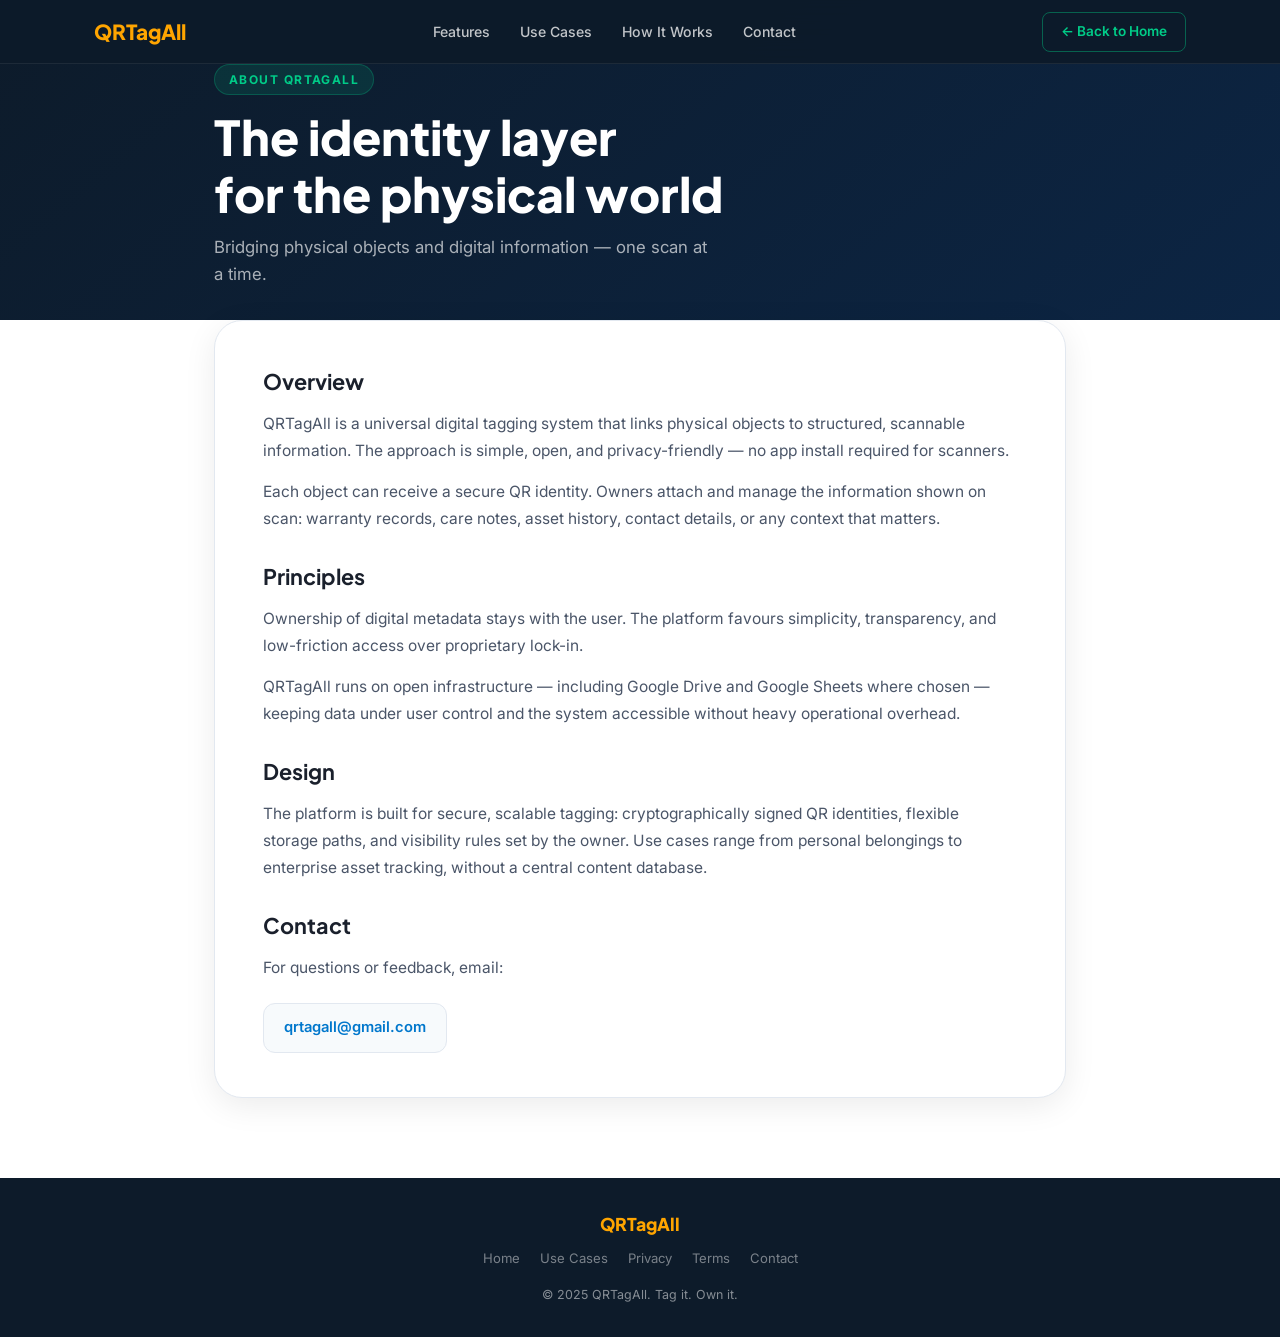
<file: about.html>
<!DOCTYPE html>
<html lang="en">
<head>
    <meta charset="UTF-8">
    <meta name="viewport" content="width=device-width, initial-scale=1.0">
    <title>About — QRTagAll</title>
    <meta name="description" content="QRTagAll — a universal digital tagging platform for individuals and enterprises. Privacy-respecting, open, and scan-ready.">
    <link rel="preconnect" href="https://fonts.googleapis.com">
    <link rel="preconnect" href="https://fonts.gstatic.com" crossorigin>
    <link href="https://fonts.googleapis.com/css2?family=Inter:wght@400;500;600&family=Plus+Jakarta+Sans:wght@700;800&display=swap" rel="stylesheet">
    <style>
        :root {
            --primary: #0077CC; --accent: #00CC88; --dark: #0D1B2A;
            --text: #1A202C; --text-2: #4A5568; --text-3: #718096;
            --border: #E2E8F0; --surface: #F7FAFC; --nav-h: 64px;
            --r-sm: 8px; --r-md: 12px; --r-lg: 20px; --r-xl: 28px;
        }
        *, *::before, *::after { box-sizing: border-box; margin: 0; padding: 0; }
        html { scroll-behavior: smooth; }
        body { font-family: 'Inter', system-ui, sans-serif; background: var(--surface); color: var(--text); line-height: 1.6; -webkit-font-smoothing: antialiased; }
        a { color: inherit; text-decoration: none; }

        /* Nav */
        nav {
            position: fixed; top: 0; left: 0; right: 0; height: var(--nav-h); z-index: 900;
            background: rgba(13,27,42,.95); backdrop-filter: blur(16px);
            border-bottom: 1px solid rgba(255,255,255,.07);
        }
        .nav-inner { display: flex; align-items: center; justify-content: space-between; height: var(--nav-h); max-width: 1140px; margin: 0 auto; padding: 0 24px; }
        .nav-logo { font-family: 'Plus Jakarta Sans', sans-serif; font-size: 1.3rem; font-weight: 800; color: #FFA500; }
        .nav-links { display: flex; gap: 2px; list-style: none; }
        .nav-links a { font-size: .88rem; font-weight: 500; color: rgba(255,255,255,.75); padding: 7px 14px; border-radius: var(--r-sm); transition: color .2s, background .2s; }
        .nav-links a:hover { color: #fff; background: rgba(255,255,255,.08); }
        .nav-back { font-size: .85rem; font-weight: 600; color: var(--accent); padding: 8px 18px; border: 1.5px solid rgba(0,204,136,.4); border-radius: var(--r-sm); transition: all .2s; }
        .nav-back:hover { background: rgba(0,204,136,.1); }
        #navToggle { display: none; flex-direction: column; gap: 5px; background: none; border: none; cursor: pointer; padding: 6px; }
        #navToggle span { display: block; width: 22px; height: 2px; background: #fff; border-radius: 2px; transition: all .3s; }
        #navToggle.open span:nth-child(1) { transform: translateY(7px) rotate(45deg); }
        #navToggle.open span:nth-child(2) { opacity: 0; }
        #navToggle.open span:nth-child(3) { transform: translateY(-7px) rotate(-45deg); }
        #mobileMenu { display: none; position: fixed; top: var(--nav-h); left: 0; right: 0; background: var(--dark); padding: 12px 24px 20px; z-index: 899; border-bottom: 1px solid rgba(255,255,255,.07); }
        #mobileMenu.open { display: block; }
        #mobileMenu a { display: block; font-size: .96rem; font-weight: 500; color: rgba(255,255,255,.8); padding: 12px 0; border-bottom: 1px solid rgba(255,255,255,.06); }
        #mobileMenu a:last-child { border-bottom: none; }

        /* Layout */
        .container { max-width: 900px; margin: 0 auto; padding: 0 24px; }
        .page-wrapper { padding: calc(var(--nav-h) + 52px) 0 80px; }

        /* Page header */
        .page-hero {
            background: linear-gradient(140deg, #0D1B2A, #0c2544);
            padding: 64px 0 56px; margin-bottom: 0;
        }
        .page-hero .section-tag {
            display: inline-flex; align-items: center; gap: 8px;
            font-size: .75rem; font-weight: 700; text-transform: uppercase; letter-spacing: .12em;
            color: var(--accent); background: rgba(0,204,136,.12); border: 1px solid rgba(0,204,136,.25);
            padding: 5px 14px; border-radius: 999px; margin-bottom: 14px;
        }
        .page-hero h1 { font-family: 'Plus Jakarta Sans', sans-serif; font-size: clamp(1.8rem, 5vw, 3rem); font-weight: 800; color: #fff; line-height: 1.18; }
        .page-hero p { font-size: 1.05rem; color: rgba(255,255,255,.65); margin-top: 12px; max-width: 500px; }

        /* Content card */
        .content-card {
            background: #fff; border-radius: var(--r-xl); border: 1px solid var(--border);
            padding: 44px 48px; margin-top: -24px; position: relative; z-index: 2;
            box-shadow: 0 8px 32px rgba(0,0,0,.08);
        }
        .content-card h2 { font-family: 'Plus Jakarta Sans', sans-serif; font-size: 1.35rem; font-weight: 700; color: var(--text); margin: 28px 0 10px; }
        .content-card h2:first-child { margin-top: 0; }
        .content-card p { font-size: .97rem; color: var(--text-2); line-height: 1.75; margin-bottom: 14px; }
        .content-card strong { color: var(--text); }
        .contact-chip { display: inline-flex; align-items: center; gap: 8px; background: var(--surface); border: 1.5px solid var(--border); border-radius: var(--r-md); padding: 12px 20px; font-size: .92rem; font-weight: 600; color: var(--primary); margin-top: 8px; }

        /* Footer */
        footer { background: var(--dark); color: rgba(255,255,255,.5); padding: 32px 0; text-align: center; }
        footer .logo { font-family: 'Plus Jakarta Sans', sans-serif; font-size: 1.1rem; font-weight: 800; color: #FFA500; margin-bottom: 10px; }
        .footer-links { display: flex; justify-content: center; gap: 20px; flex-wrap: wrap; margin-bottom: 16px; }
        .footer-links a { font-size: .82rem; color: rgba(255,255,255,.45); transition: color .2s; }
        .footer-links a:hover { color: #fff; }
        .footer-copy { font-size: .78rem; }

        @media (max-width: 640px) {
            .nav-links { display: none; } .nav-back { display: none; } #navToggle { display: flex; }
            .content-card { padding: 28px 22px; margin-top: -12px; }
            .page-hero { padding: 48px 0 40px; }
        }
    </style>
</head>
<body>

<nav>
    <div class="nav-inner">
        <a href="https://qrtagall.com" class="nav-logo">QRTagAll</a>
        <ul class="nav-links">
            <li><a href="https://qrtagall.com#features">Features</a></li>
            <li><a href="/usecases.html">Use Cases</a></li>
            <li><a href="https://qrtagall.com#howitworks">How It Works</a></li>
            <li><a href="/contact.html">Contact</a></li>
        </ul>
        <a href="https://qrtagall.com" class="nav-back">← Back to Home</a>
        <button id="navToggle" aria-label="Toggle menu"><span></span><span></span><span></span></button>
    </div>
</nav>
<div id="mobileMenu">
    <a href="https://qrtagall.com">Home</a>
    <a href="/usecases.html">Use Cases</a>
    <a href="/privacy.html">Privacy Policy</a>
    <a href="/terms.html">Terms of Service</a>
    <a href="/contact.html">Contact</a>
</div>

<section class="page-hero">
    <div class="container">
        <div class="section-tag">About QRTagAll</div>
        <h1>The identity layer<br>for the physical world</h1>
        <p>Bridging physical objects and digital information — one scan at a time.</p>
    </div>
</section>

<div class="page-wrapper" style="padding-top:0; background:#fff;">
    <div class="container">
        <div class="content-card">
            <h2>Overview</h2>
            <p>QRTagAll is a universal digital tagging system that links physical objects to structured, scannable information. The approach is simple, open, and privacy-friendly — no app install required for scanners.</p>
            <p>Each object can receive a secure QR identity. Owners attach and manage the information shown on scan: warranty records, care notes, asset history, contact details, or any context that matters.</p>

            <h2>Principles</h2>
            <p>Ownership of digital metadata stays with the user. The platform favours simplicity, transparency, and low-friction access over proprietary lock-in.</p>
            <p>QRTagAll runs on open infrastructure — including Google Drive and Google Sheets where chosen — keeping data under user control and the system accessible without heavy operational overhead.</p>

            <h2>Design</h2>
            <p>The platform is built for secure, scalable tagging: cryptographically signed QR identities, flexible storage paths, and visibility rules set by the owner. Use cases range from personal belongings to enterprise asset tracking, without a central content database.</p>

            <h2>Contact</h2>
            <p>For questions or feedback, email:</p>
            <a href="mailto:qrtagall@gmail.com" class="contact-chip">qrtagall@gmail.com</a>
        </div>
    </div>
</div>

<footer>
    <div class="container">
        <div class="logo">QRTagAll</div>
        <div class="footer-links">
            <a href="https://qrtagall.com">Home</a>
            <a href="/usecases.html">Use Cases</a>
            <a href="/privacy.html">Privacy</a>
            <a href="/terms.html">Terms</a>
            <a href="/contact.html">Contact</a>
        </div>
        <p class="footer-copy">© 2025 QRTagAll. Tag it. Own it.</p>
    </div>
</footer>

<script>
    const t = document.getElementById('navToggle');
    const m = document.getElementById('mobileMenu');
    t.addEventListener('click', () => { t.classList.toggle('open'); m.classList.toggle('open'); });
    document.querySelectorAll('#mobileMenu a').forEach(a => a.addEventListener('click', () => { t.classList.remove('open'); m.classList.remove('open'); }));
</script>
</body>
</html>
</file>
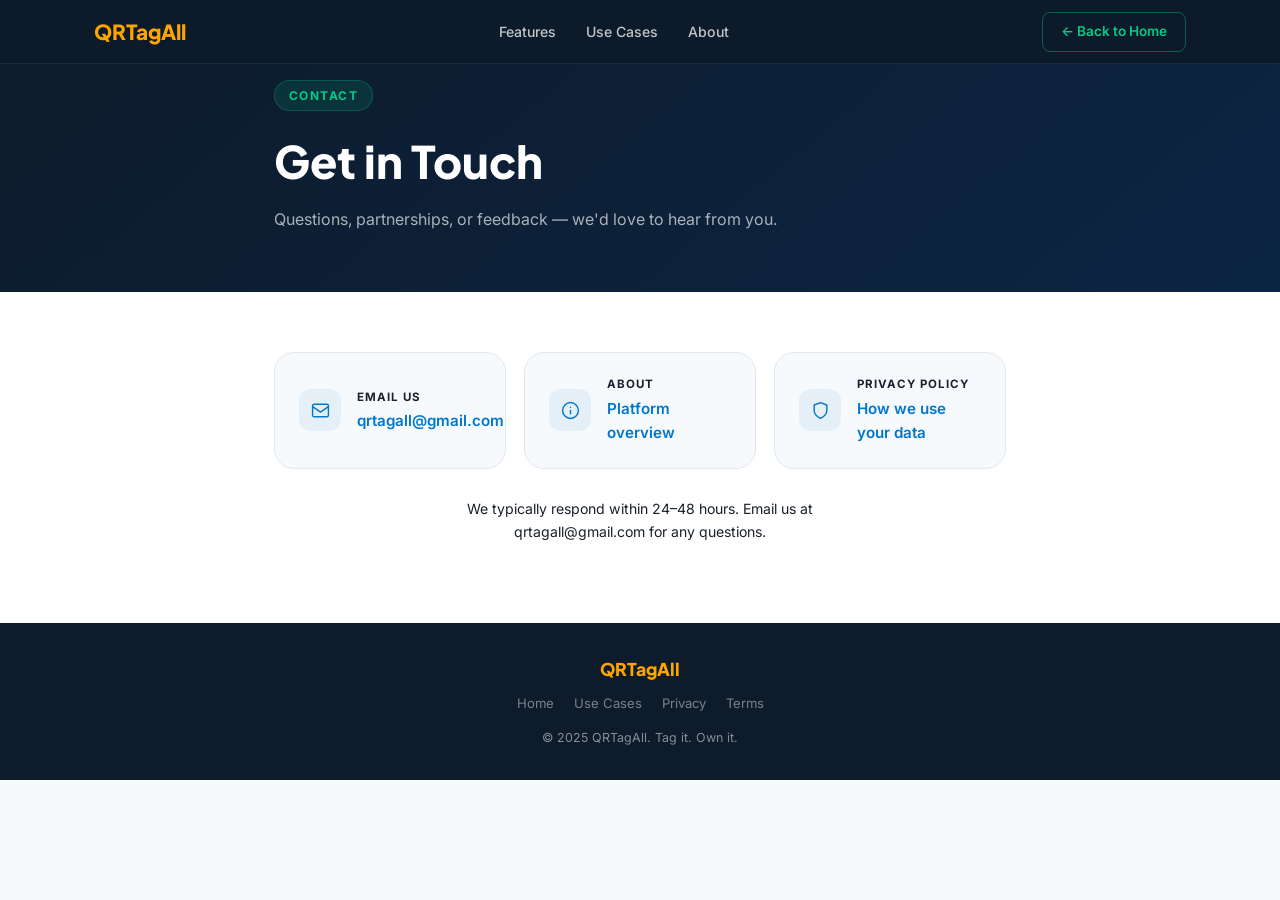
<file: contact.html>
<!DOCTYPE html>
<html lang="en">
<head>
    <meta charset="UTF-8">
    <meta name="viewport" content="width=device-width, initial-scale=1.0">
    <title>Contact Us — QRTagAll</title>
    <meta name="description" content="Get in touch with QRTagAll for questions, partnerships, or support.">
    <link rel="preconnect" href="https://fonts.googleapis.com">
    <link rel="preconnect" href="https://fonts.gstatic.com" crossorigin>
    <link href="https://fonts.googleapis.com/css2?family=Inter:wght@400;500;600&family=Plus+Jakarta+Sans:wght@700;800&display=swap" rel="stylesheet">
    <style>
        :root {
            --primary: #0077CC; --accent: #00CC88; --accent-dk: #00a870; --dark: #0D1B2A;
            --text: #1A202C; --text-2: #4A5568; --border: #E2E8F0; --surface: #F7FAFC; --nav-h: 64px;
            --r-sm: 8px; --r-md: 12px; --r-lg: 20px; --r-xl: 28px;
        }
        *, *::before, *::after { box-sizing: border-box; margin: 0; padding: 0; }
        html { scroll-behavior: smooth; }
        body { font-family: 'Inter', system-ui, sans-serif; background: var(--surface); color: var(--text); line-height: 1.6; -webkit-font-smoothing: antialiased; }
        a { color: inherit; text-decoration: none; }

        nav {
            position: fixed; top: 0; left: 0; right: 0; height: var(--nav-h); z-index: 900;
            background: rgba(13,27,42,.95); backdrop-filter: blur(16px);
            border-bottom: 1px solid rgba(255,255,255,.07);
        }
        .nav-inner { display: flex; align-items: center; justify-content: space-between; height: var(--nav-h); max-width: 1140px; margin: 0 auto; padding: 0 24px; }
        .nav-logo { font-family: 'Plus Jakarta Sans', sans-serif; font-size: 1.3rem; font-weight: 800; color: #FFA500; }
        .nav-links { display: flex; gap: 2px; list-style: none; }
        .nav-links a { font-size: .88rem; font-weight: 500; color: rgba(255,255,255,.75); padding: 7px 14px; border-radius: var(--r-sm); transition: color .2s, background .2s; }
        .nav-links a:hover { color: #fff; background: rgba(255,255,255,.08); }
        .nav-back { font-size: .85rem; font-weight: 600; color: var(--accent); padding: 8px 18px; border: 1.5px solid rgba(0,204,136,.4); border-radius: var(--r-sm); transition: all .2s; }
        .nav-back:hover { background: rgba(0,204,136,.1); }
        #navToggle { display: none; flex-direction: column; gap: 5px; background: none; border: none; cursor: pointer; padding: 6px; }
        #navToggle span { display: block; width: 22px; height: 2px; background: #fff; border-radius: 2px; transition: all .3s; }
        #navToggle.open span:nth-child(1) { transform: translateY(7px) rotate(45deg); }
        #navToggle.open span:nth-child(2) { opacity: 0; }
        #navToggle.open span:nth-child(3) { transform: translateY(-7px) rotate(-45deg); }
        #mobileMenu { display: none; position: fixed; top: var(--nav-h); left: 0; right: 0; background: var(--dark); padding: 12px 24px 20px; z-index: 899; border-bottom: 1px solid rgba(255,255,255,.07); }
        #mobileMenu.open { display: block; }
        #mobileMenu a { display: block; font-size: .96rem; font-weight: 500; color: rgba(255,255,255,.8); padding: 12px 0; border-bottom: 1px solid rgba(255,255,255,.06); }
        #mobileMenu a:last-child { border-bottom: none; }

        .container { max-width: 780px; margin: 0 auto; padding: 0 24px; }

        .page-hero {
            background: linear-gradient(140deg, #0D1B2A, #0c2544);
            padding: 80px 0 60px;
        }
        .section-tag {
            display: inline-flex; align-items: center; gap: 8px;
            font-size: .75rem; font-weight: 700; text-transform: uppercase; letter-spacing: .12em;
            color: var(--accent); background: rgba(0,204,136,.12); border: 1px solid rgba(0,204,136,.25);
            padding: 5px 14px; border-radius: 999px; margin-bottom: 14px;
        }
        .page-hero h1 { font-family: 'Plus Jakarta Sans', sans-serif; font-size: clamp(1.8rem, 5vw, 2.8rem); font-weight: 800; color: #fff; }
        .page-hero p { font-size: 1rem; color: rgba(255,255,255,.65); margin-top: 10px; }

        .content-wrap { background: #fff; padding: 60px 0 80px; }
        .contact-cards {
            display: grid;
            grid-template-columns: repeat(auto-fit, minmax(220px, 1fr));
            gap: 18px;
            max-width: 860px;
            margin: 0 auto;
        }
        .contact-chip-big {
            display: flex; align-items: center; gap: 16px;
            background: var(--surface); border: 1.5px solid var(--border);
            border-radius: var(--r-lg); padding: 22px 24px;
            text-decoration: none;
            transition: border-color .2s, box-shadow .2s, transform .2s;
        }
        .contact-chip-big:hover {
            border-color: var(--primary);
            box-shadow: 0 4px 18px rgba(0,119,204,.12);
            transform: translateY(-2px);
        }
        .cc-icon {
            width: 42px; height: 42px; flex-shrink: 0;
            background: rgba(0,119,204,.08); border-radius: var(--r-md);
            display: flex; align-items: center; justify-content: center;
            color: var(--primary);
        }
        .cc-icon svg { width: 19px; height: 19px; stroke: var(--primary); }
        .cc-label { font-size: .72rem; font-weight: 700; text-transform: uppercase; letter-spacing: .09em; color: var(--text-3); margin-bottom: 3px; }
        .cc-value { font-size: .95rem; font-weight: 600; color: var(--primary); }

        .contact-note {
            text-align: center;
            max-width: 480px;
            margin: 28px auto 0;
            font-size: .88rem;
            color: var(--text-3);
            line-height: 1.65;
        }

        footer { background: var(--dark); color: rgba(255,255,255,.5); padding: 32px 0; text-align: center; }
        footer .logo { font-family: 'Plus Jakarta Sans', sans-serif; font-size: 1.1rem; font-weight: 800; color: #FFA500; margin-bottom: 10px; }
        .footer-links { display: flex; justify-content: center; gap: 20px; flex-wrap: wrap; margin-bottom: 14px; }
        .footer-links a { font-size: .82rem; color: rgba(255,255,255,.45); transition: color .2s; }
        .footer-links a:hover { color: #fff; }
        .footer-copy { font-size: .78rem; }

        @media (max-width: 640px) {
            .nav-links { display: none; } .nav-back { display: none; } #navToggle { display: flex; }
            .contact-grid { grid-template-columns: 1fr; }
            .form-card { padding: 22px 18px; }
        }
    </style>
</head>
<body>

<nav>
    <div class="nav-inner">
        <a href="https://qrtagall.com" class="nav-logo">QRTagAll</a>
        <ul class="nav-links">
            <li><a href="https://qrtagall.com#features">Features</a></li>
            <li><a href="/usecases.html">Use Cases</a></li>
            <li><a href="/about.html">About</a></li>
        </ul>
        <a href="https://qrtagall.com" class="nav-back">← Back to Home</a>
        <button id="navToggle" aria-label="Toggle menu"><span></span><span></span><span></span></button>
    </div>
</nav>
<div id="mobileMenu">
    <a href="https://qrtagall.com">Home</a>
    <a href="/usecases.html">Use Cases</a>
    <a href="/about.html">About</a>
    <a href="/privacy.html">Privacy Policy</a>
    <a href="/terms.html">Terms</a>
</div>

<section class="page-hero">
    <div class="container">
        <div class="section-tag">Contact</div>
        <h1>Get in Touch</h1>
        <p>Questions, partnerships, or feedback — we'd love to hear from you.</p>
    </div>
</section>

<div class="content-wrap">
    <div class="container">
        <div class="contact-cards">
            <a href="mailto:qrtagall@gmail.com" class="contact-chip-big">
                <span class="cc-icon">
                    <svg viewBox="0 0 24 24" fill="none" stroke-width="1.8" stroke-linecap="round" stroke-linejoin="round"><rect x="2" y="4" width="20" height="16" rx="2"/><path d="M2 7l10 7 10-7"/></svg>
                </span>
                <div>
                    <div class="cc-label">Email us</div>
                    <div class="cc-value">qrtagall@gmail.com</div>
                </div>
            </a>
            <a href="/about.html" class="contact-chip-big">
                <span class="cc-icon">
                    <svg viewBox="0 0 24 24" fill="none" stroke-width="1.8" stroke-linecap="round" stroke-linejoin="round"><circle cx="12" cy="12" r="10"/><line x1="12" y1="16" x2="12" y2="12"/><line x1="12" y1="8" x2="12.01" y2="8"/></svg>
                </span>
                <div>
                    <div class="cc-label">About</div>
                    <div class="cc-value">Platform overview</div>
                </div>
            </a>
            <a href="/privacy.html" class="contact-chip-big">
                <span class="cc-icon">
                    <svg viewBox="0 0 24 24" fill="none" stroke-width="1.8" stroke-linecap="round" stroke-linejoin="round"><path d="M12 22s8-4 8-10V5l-8-3-8 3v7c0 6 8 10 8 10z"/></svg>
                </span>
                <div>
                    <div class="cc-label">Privacy Policy</div>
                    <div class="cc-value">How we use your data</div>
                </div>
            </a>
        </div>
        <p class="contact-note">We typically respond within 24–48 hours. Email us at qrtagall@gmail.com for any questions.</p>
    </div>
</div>

<footer>
    <div class="container">
        <div class="logo">QRTagAll</div>
        <div class="footer-links">
            <a href="https://qrtagall.com">Home</a>
            <a href="/usecases.html">Use Cases</a>
            <a href="/privacy.html">Privacy</a>
            <a href="/terms.html">Terms</a>
        </div>
        <p class="footer-copy">© 2025 QRTagAll. Tag it. Own it.</p>
    </div>
</footer>

<script>
    const t = document.getElementById('navToggle');
    const m = document.getElementById('mobileMenu');
    t.addEventListener('click', () => { t.classList.toggle('open'); m.classList.toggle('open'); });
    document.querySelectorAll('#mobileMenu a').forEach(a => a.addEventListener('click', () => { t.classList.remove('open'); m.classList.remove('open'); }));

</script>
</body>
</html>
</file>
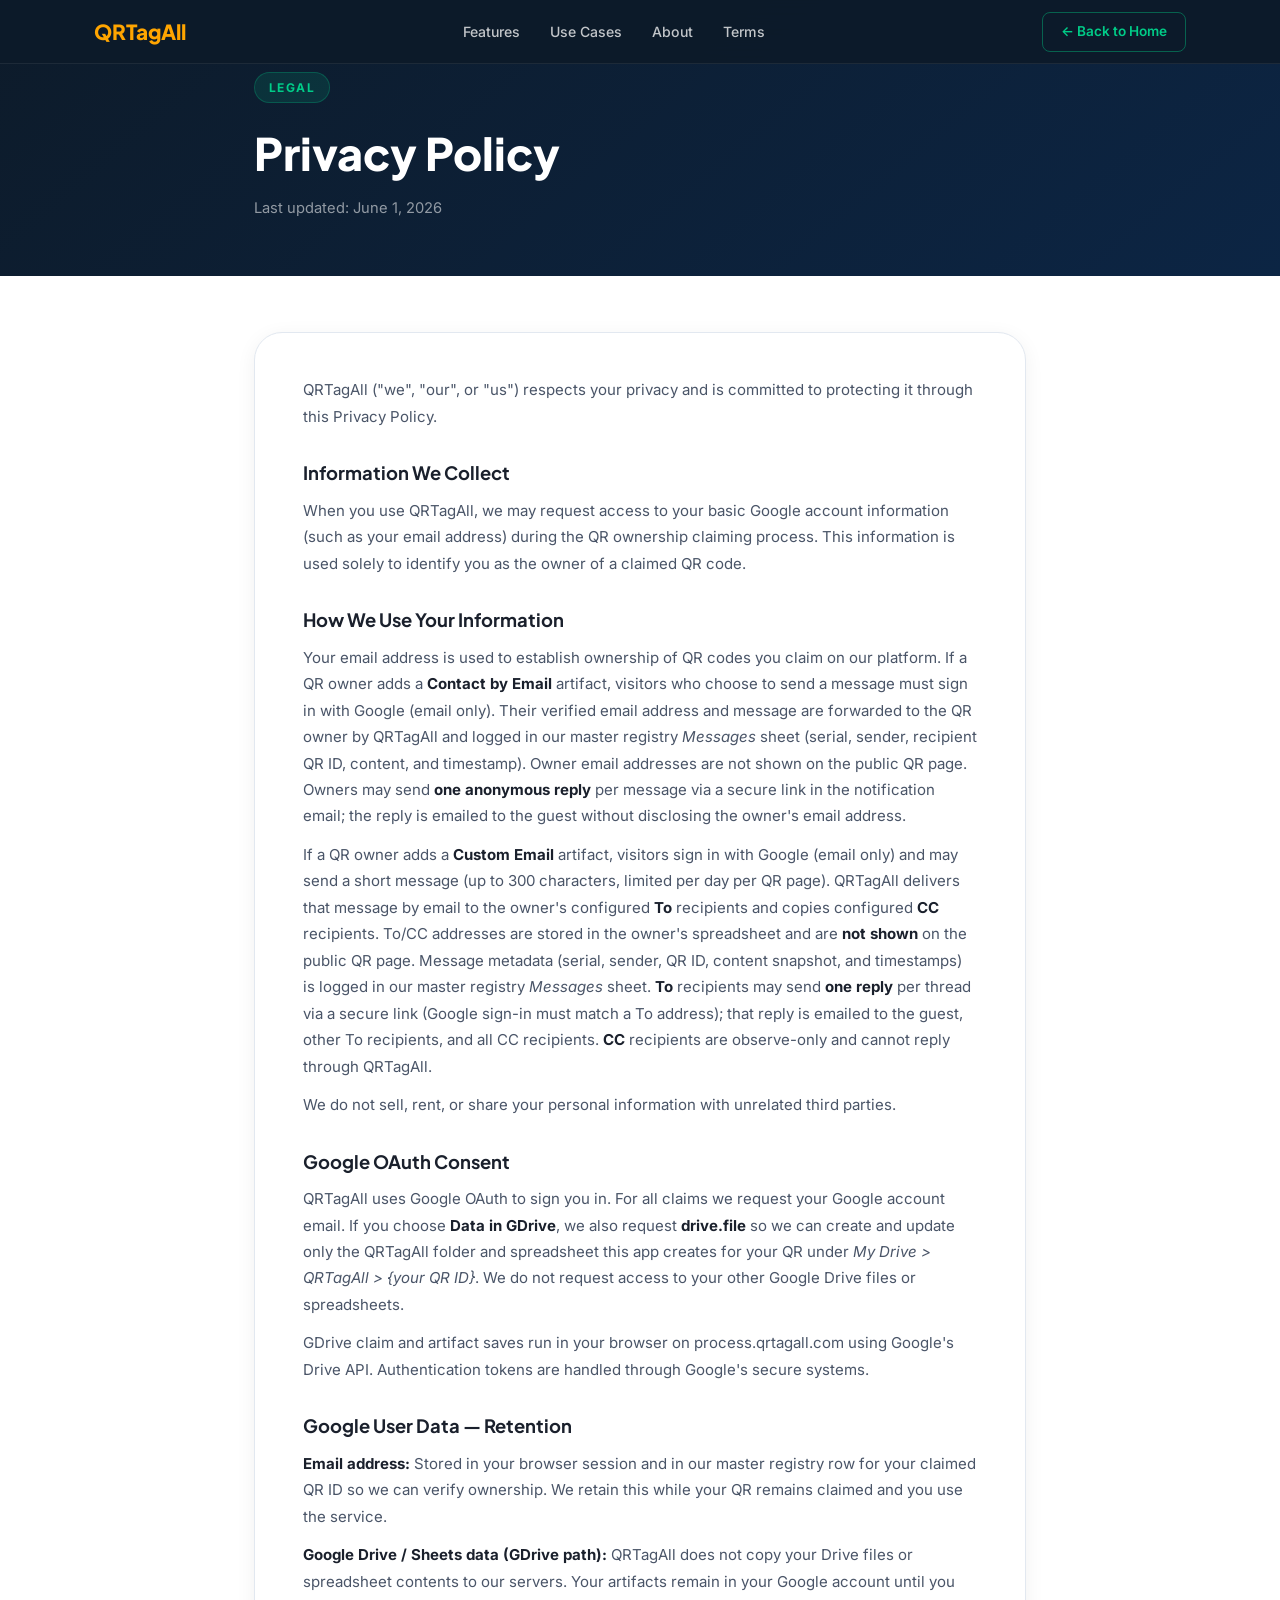
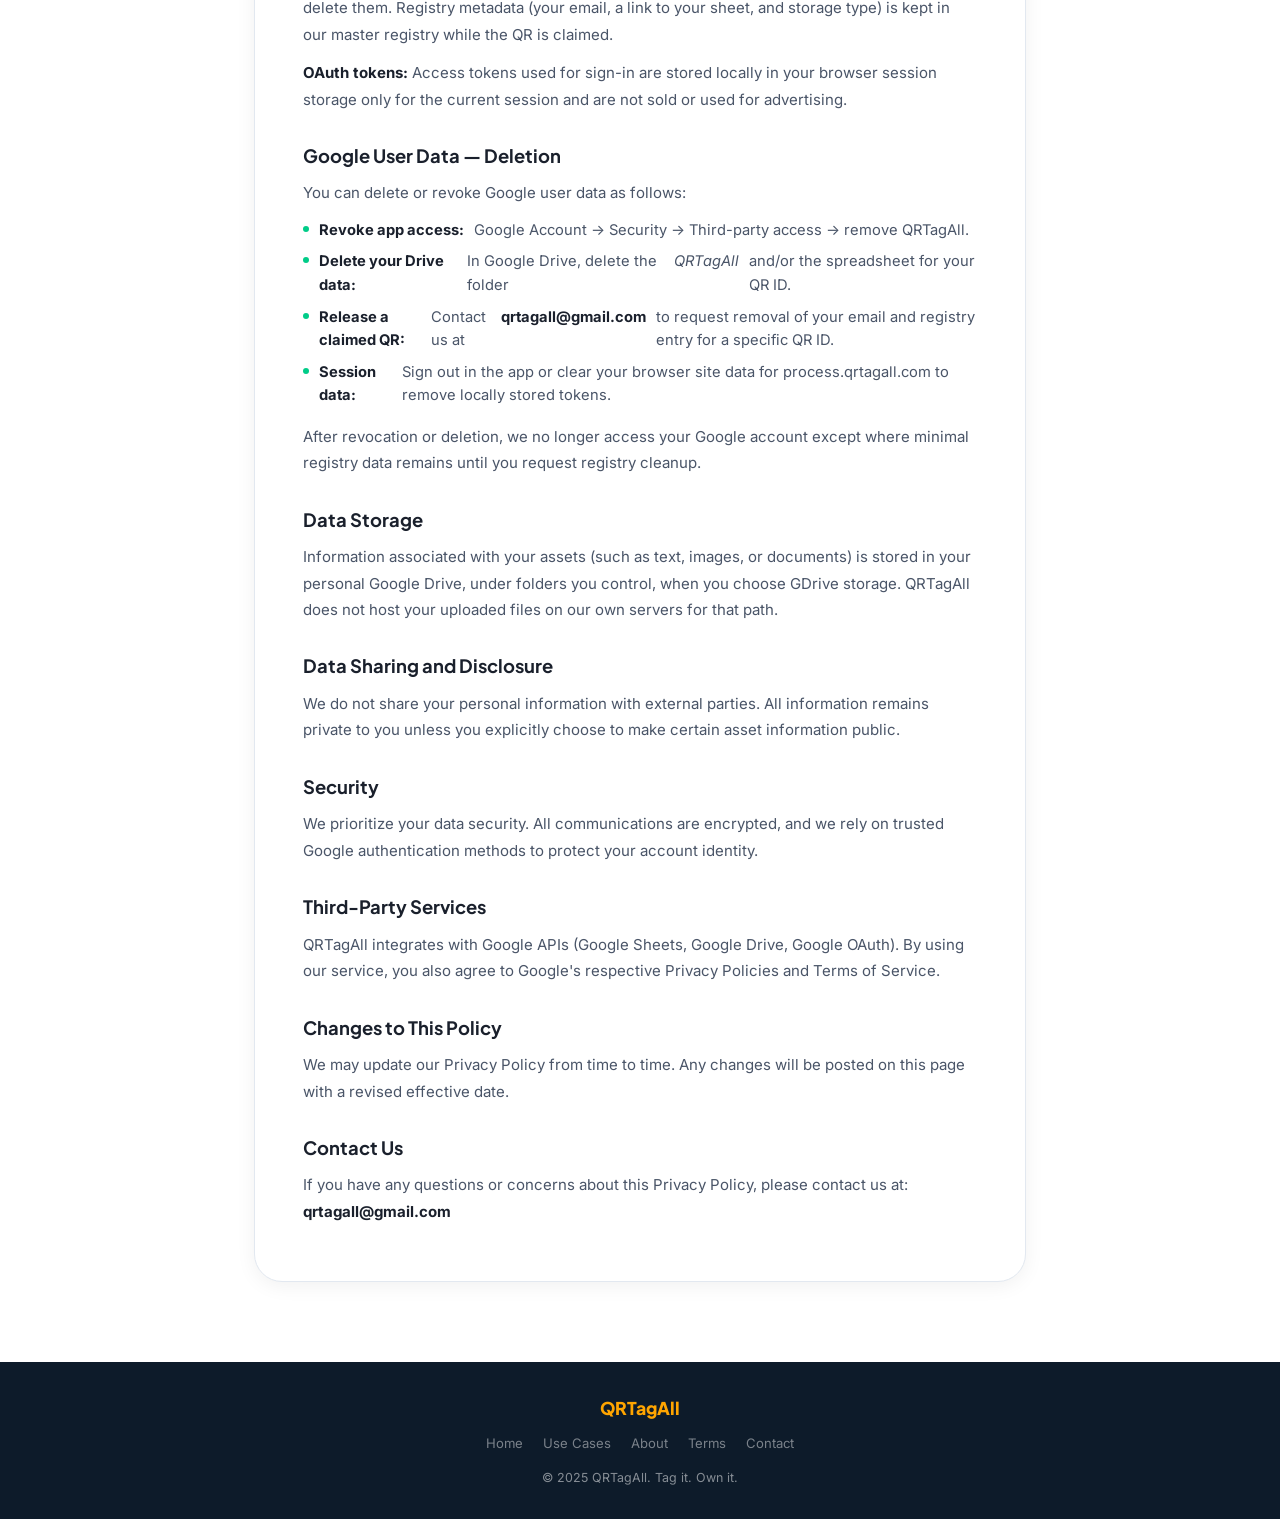
<file: privacy.html>
<!DOCTYPE html>
<html lang="en">
<head>
    <meta charset="UTF-8">
    <meta name="viewport" content="width=device-width, initial-scale=1.0">
    <title>Privacy Policy — QRTagAll</title>
    <meta name="description" content="QRTagAll Privacy Policy — how we handle your data and protect your privacy.">
    <link rel="preconnect" href="https://fonts.googleapis.com">
    <link rel="preconnect" href="https://fonts.gstatic.com" crossorigin>
    <link href="https://fonts.googleapis.com/css2?family=Inter:wght@400;500;600&family=Plus+Jakarta+Sans:wght@700;800&display=swap" rel="stylesheet">
    <style>
        :root {
            --primary: #0077CC; --accent: #00CC88; --dark: #0D1B2A;
            --text: #1A202C; --text-2: #4A5568; --border: #E2E8F0; --surface: #F7FAFC; --nav-h: 64px;
            --r-sm: 8px; --r-md: 12px; --r-lg: 20px; --r-xl: 28px;
        }
        *, *::before, *::after { box-sizing: border-box; margin: 0; padding: 0; }
        html { scroll-behavior: smooth; }
        body { font-family: 'Inter', system-ui, sans-serif; background: var(--surface); color: var(--text); line-height: 1.6; -webkit-font-smoothing: antialiased; }
        a { color: inherit; text-decoration: none; }

        nav {
            position: fixed; top: 0; left: 0; right: 0; height: var(--nav-h); z-index: 900;
            background: rgba(13,27,42,.95); backdrop-filter: blur(16px);
            border-bottom: 1px solid rgba(255,255,255,.07);
        }
        .nav-inner { display: flex; align-items: center; justify-content: space-between; height: var(--nav-h); max-width: 1140px; margin: 0 auto; padding: 0 24px; }
        .nav-logo { font-family: 'Plus Jakarta Sans', sans-serif; font-size: 1.3rem; font-weight: 800; color: #FFA500; }
        .nav-links { display: flex; gap: 2px; list-style: none; }
        .nav-links a { font-size: .88rem; font-weight: 500; color: rgba(255,255,255,.75); padding: 7px 14px; border-radius: var(--r-sm); transition: color .2s, background .2s; }
        .nav-links a:hover { color: #fff; background: rgba(255,255,255,.08); }
        .nav-back { font-size: .85rem; font-weight: 600; color: var(--accent); padding: 8px 18px; border: 1.5px solid rgba(0,204,136,.4); border-radius: var(--r-sm); transition: all .2s; }
        .nav-back:hover { background: rgba(0,204,136,.1); }
        #navToggle { display: none; flex-direction: column; gap: 5px; background: none; border: none; cursor: pointer; padding: 6px; }
        #navToggle span { display: block; width: 22px; height: 2px; background: #fff; border-radius: 2px; transition: all .3s; }
        #navToggle.open span:nth-child(1) { transform: translateY(7px) rotate(45deg); }
        #navToggle.open span:nth-child(2) { opacity: 0; }
        #navToggle.open span:nth-child(3) { transform: translateY(-7px) rotate(-45deg); }
        #mobileMenu { display: none; position: fixed; top: var(--nav-h); left: 0; right: 0; background: var(--dark); padding: 12px 24px 20px; z-index: 899; border-bottom: 1px solid rgba(255,255,255,.07); }
        #mobileMenu.open { display: block; }
        #mobileMenu a { display: block; font-size: .96rem; font-weight: 500; color: rgba(255,255,255,.8); padding: 12px 0; border-bottom: 1px solid rgba(255,255,255,.06); }
        #mobileMenu a:last-child { border-bottom: none; }

        .container { max-width: 820px; margin: 0 auto; padding: 0 24px; }

        .page-hero { background: linear-gradient(140deg, #0D1B2A, #0c2544); padding: 72px 0 56px; }
        .section-tag {
            display: inline-flex; font-size: .75rem; font-weight: 700; text-transform: uppercase; letter-spacing: .12em;
            color: var(--accent); background: rgba(0,204,136,.12); border: 1px solid rgba(0,204,136,.25);
            padding: 5px 14px; border-radius: 999px; margin-bottom: 14px;
        }
        .page-hero h1 { font-family: 'Plus Jakarta Sans', sans-serif; font-size: clamp(1.8rem, 5vw, 2.8rem); font-weight: 800; color: #fff; }
        .page-hero p { font-size: .92rem; color: rgba(255,255,255,.55); margin-top: 8px; }

        .content-wrap { background: #fff; padding: 56px 0 80px; }
        .content-card { background: #fff; border: 1px solid var(--border); border-radius: var(--r-xl); padding: 44px 48px; box-shadow: 0 4px 20px rgba(0,0,0,.06); }

        .content-card h2 { font-family: 'Plus Jakarta Sans', sans-serif; font-size: 1.15rem; font-weight: 700; color: var(--text); margin: 28px 0 10px; }
        .content-card h2:first-child { margin-top: 0; }
        .content-card p { font-size: .94rem; color: var(--text-2); line-height: 1.76; margin-bottom: 12px; }
        .content-card strong { color: var(--text); }
        .content-card em { color: var(--text-2); font-style: italic; }
        .content-card ul { list-style: none; margin: 0 0 16px 0; padding: 0; display: flex; flex-direction: column; gap: 8px; }
        .content-card ul li { display: flex; align-items: flex-start; gap: 10px; font-size: .92rem; color: var(--text-2); line-height: 1.6; }
        .content-card ul li::before { content: ''; width: 6px; height: 6px; background: var(--accent); border-radius: 50%; flex-shrink: 0; margin-top: 7px; }

        footer { background: var(--dark); color: rgba(255,255,255,.5); padding: 32px 0; text-align: center; }
        footer .logo { font-family: 'Plus Jakarta Sans', sans-serif; font-size: 1.1rem; font-weight: 800; color: #FFA500; margin-bottom: 10px; }
        .footer-links { display: flex; justify-content: center; gap: 20px; flex-wrap: wrap; margin-bottom: 14px; }
        .footer-links a { font-size: .82rem; color: rgba(255,255,255,.45); transition: color .2s; }
        .footer-links a:hover { color: #fff; }
        .footer-copy { font-size: .78rem; }

        @media (max-width: 640px) {
            .nav-links { display: none; } .nav-back { display: none; } #navToggle { display: flex; }
            .content-card { padding: 28px 20px; }
        }
    </style>
</head>
<body>

<nav>
    <div class="nav-inner">
        <a href="https://qrtagall.com" class="nav-logo">QRTagAll</a>
        <ul class="nav-links">
            <li><a href="https://qrtagall.com#features">Features</a></li>
            <li><a href="/usecases.html">Use Cases</a></li>
            <li><a href="/about.html">About</a></li>
            <li><a href="/terms.html">Terms</a></li>
        </ul>
        <a href="https://qrtagall.com" class="nav-back">← Back to Home</a>
        <button id="navToggle" aria-label="Toggle menu"><span></span><span></span><span></span></button>
    </div>
</nav>
<div id="mobileMenu">
    <a href="https://qrtagall.com">Home</a>
    <a href="/usecases.html">Use Cases</a>
    <a href="/about.html">About</a>
    <a href="/terms.html">Terms of Service</a>
    <a href="/contact.html">Contact</a>
</div>

<section class="page-hero">
    <div class="container">
        <div class="section-tag">Legal</div>
        <h1>Privacy Policy</h1>
        <p>Last updated: June 1, 2026</p>
    </div>
</section>

<div class="content-wrap">
    <div class="container">
        <div class="content-card">
            <p>QRTagAll ("we", "our", or "us") respects your privacy and is committed to protecting it through this Privacy Policy.</p>

            <h2>Information We Collect</h2>
            <p>When you use QRTagAll, we may request access to your basic Google account information (such as your email address) during the QR ownership claiming process. This information is used solely to identify you as the owner of a claimed QR code.</p>

            <h2>How We Use Your Information</h2>
            <p>Your email address is used to establish ownership of QR codes you claim on our platform. If a QR owner adds a <strong>Contact by Email</strong> artifact, visitors who choose to send a message must sign in with Google (email only). Their verified email address and message are forwarded to the QR owner by QRTagAll and logged in our master registry <em>Messages</em> sheet (serial, sender, recipient QR ID, content, and timestamp). Owner email addresses are not shown on the public QR page. Owners may send <strong>one anonymous reply</strong> per message via a secure link in the notification email; the reply is emailed to the guest without disclosing the owner's email address.</p>
            <p>If a QR owner adds a <strong>Custom Email</strong> artifact, visitors sign in with Google (email only) and may send a short message (up to 300 characters, limited per day per QR page). QRTagAll delivers that message by email to the owner's configured <strong>To</strong> recipients and copies configured <strong>CC</strong> recipients. To/CC addresses are stored in the owner's spreadsheet and are <strong>not shown</strong> on the public QR page. Message metadata (serial, sender, QR ID, content snapshot, and timestamps) is logged in our master registry <em>Messages</em> sheet. <strong>To</strong> recipients may send <strong>one reply</strong> per thread via a secure link (Google sign-in must match a To address); that reply is emailed to the guest, other To recipients, and all CC recipients. <strong>CC</strong> recipients are observe-only and cannot reply through QRTagAll.</p>
            <p>We do not sell, rent, or share your personal information with unrelated third parties.</p>

            <h2>Google OAuth Consent</h2>
            <p>QRTagAll uses Google OAuth to sign you in. For all claims we request your Google account email. If you choose <strong>Data in GDrive</strong>, we also request <strong>drive.file</strong> so we can create and update only the QRTagAll folder and spreadsheet this app creates for your QR under <em>My Drive &gt; QRTagAll &gt; {your QR ID}</em>. We do not request access to your other Google Drive files or spreadsheets.</p>
            <p>GDrive claim and artifact saves run in your browser on process.qrtagall.com using Google's Drive API. Authentication tokens are handled through Google's secure systems.</p>

            <h2>Google User Data — Retention</h2>
            <p><strong>Email address:</strong> Stored in your browser session and in our master registry row for your claimed QR ID so we can verify ownership. We retain this while your QR remains claimed and you use the service.</p>
            <p><strong>Google Drive / Sheets data (GDrive path):</strong> QRTagAll does not copy your Drive files or spreadsheet contents to our servers. Your artifacts remain in your Google account until you delete them. Registry metadata (your email, a link to your sheet, and storage type) is kept in our master registry while the QR is claimed.</p>
            <p><strong>OAuth tokens:</strong> Access tokens used for sign-in are stored locally in your browser session storage only for the current session and are not sold or used for advertising.</p>

            <h2>Google User Data — Deletion</h2>
            <p>You can delete or revoke Google user data as follows:</p>
            <ul>
                <li><strong>Revoke app access:</strong> Google Account → Security → Third-party access → remove QRTagAll.</li>
                <li><strong>Delete your Drive data:</strong> In Google Drive, delete the folder <em>QRTagAll</em> and/or the spreadsheet for your QR ID.</li>
                <li><strong>Release a claimed QR:</strong> Contact us at <strong>qrtagall@gmail.com</strong> to request removal of your email and registry entry for a specific QR ID.</li>
                <li><strong>Session data:</strong> Sign out in the app or clear your browser site data for process.qrtagall.com to remove locally stored tokens.</li>
            </ul>
            <p>After revocation or deletion, we no longer access your Google account except where minimal registry data remains until you request registry cleanup.</p>

            <h2>Data Storage</h2>
            <p>Information associated with your assets (such as text, images, or documents) is stored in your personal Google Drive, under folders you control, when you choose GDrive storage. QRTagAll does not host your uploaded files on our own servers for that path.</p>

            <h2>Data Sharing and Disclosure</h2>
            <p>We do not share your personal information with external parties. All information remains private to you unless you explicitly choose to make certain asset information public.</p>

            <h2>Security</h2>
            <p>We prioritize your data security. All communications are encrypted, and we rely on trusted Google authentication methods to protect your account identity.</p>

            <h2>Third-Party Services</h2>
            <p>QRTagAll integrates with Google APIs (Google Sheets, Google Drive, Google OAuth). By using our service, you also agree to Google's respective Privacy Policies and Terms of Service.</p>

            <h2>Changes to This Policy</h2>
            <p>We may update our Privacy Policy from time to time. Any changes will be posted on this page with a revised effective date.</p>

            <h2>Contact Us</h2>
            <p>If you have any questions or concerns about this Privacy Policy, please contact us at: <strong>qrtagall@gmail.com</strong></p>
        </div>
    </div>
</div>

<footer>
    <div class="container">
        <div class="logo">QRTagAll</div>
        <div class="footer-links">
            <a href="https://qrtagall.com">Home</a>
            <a href="/usecases.html">Use Cases</a>
            <a href="/about.html">About</a>
            <a href="/terms.html">Terms</a>
            <a href="/contact.html">Contact</a>
        </div>
        <p class="footer-copy">© 2025 QRTagAll. Tag it. Own it.</p>
    </div>
</footer>

<script>
    const t = document.getElementById('navToggle');
    const m = document.getElementById('mobileMenu');
    t.addEventListener('click', () => { t.classList.toggle('open'); m.classList.toggle('open'); });
    document.querySelectorAll('#mobileMenu a').forEach(a => a.addEventListener('click', () => { t.classList.remove('open'); m.classList.remove('open'); }));
</script>
</body>
</html>
</file>
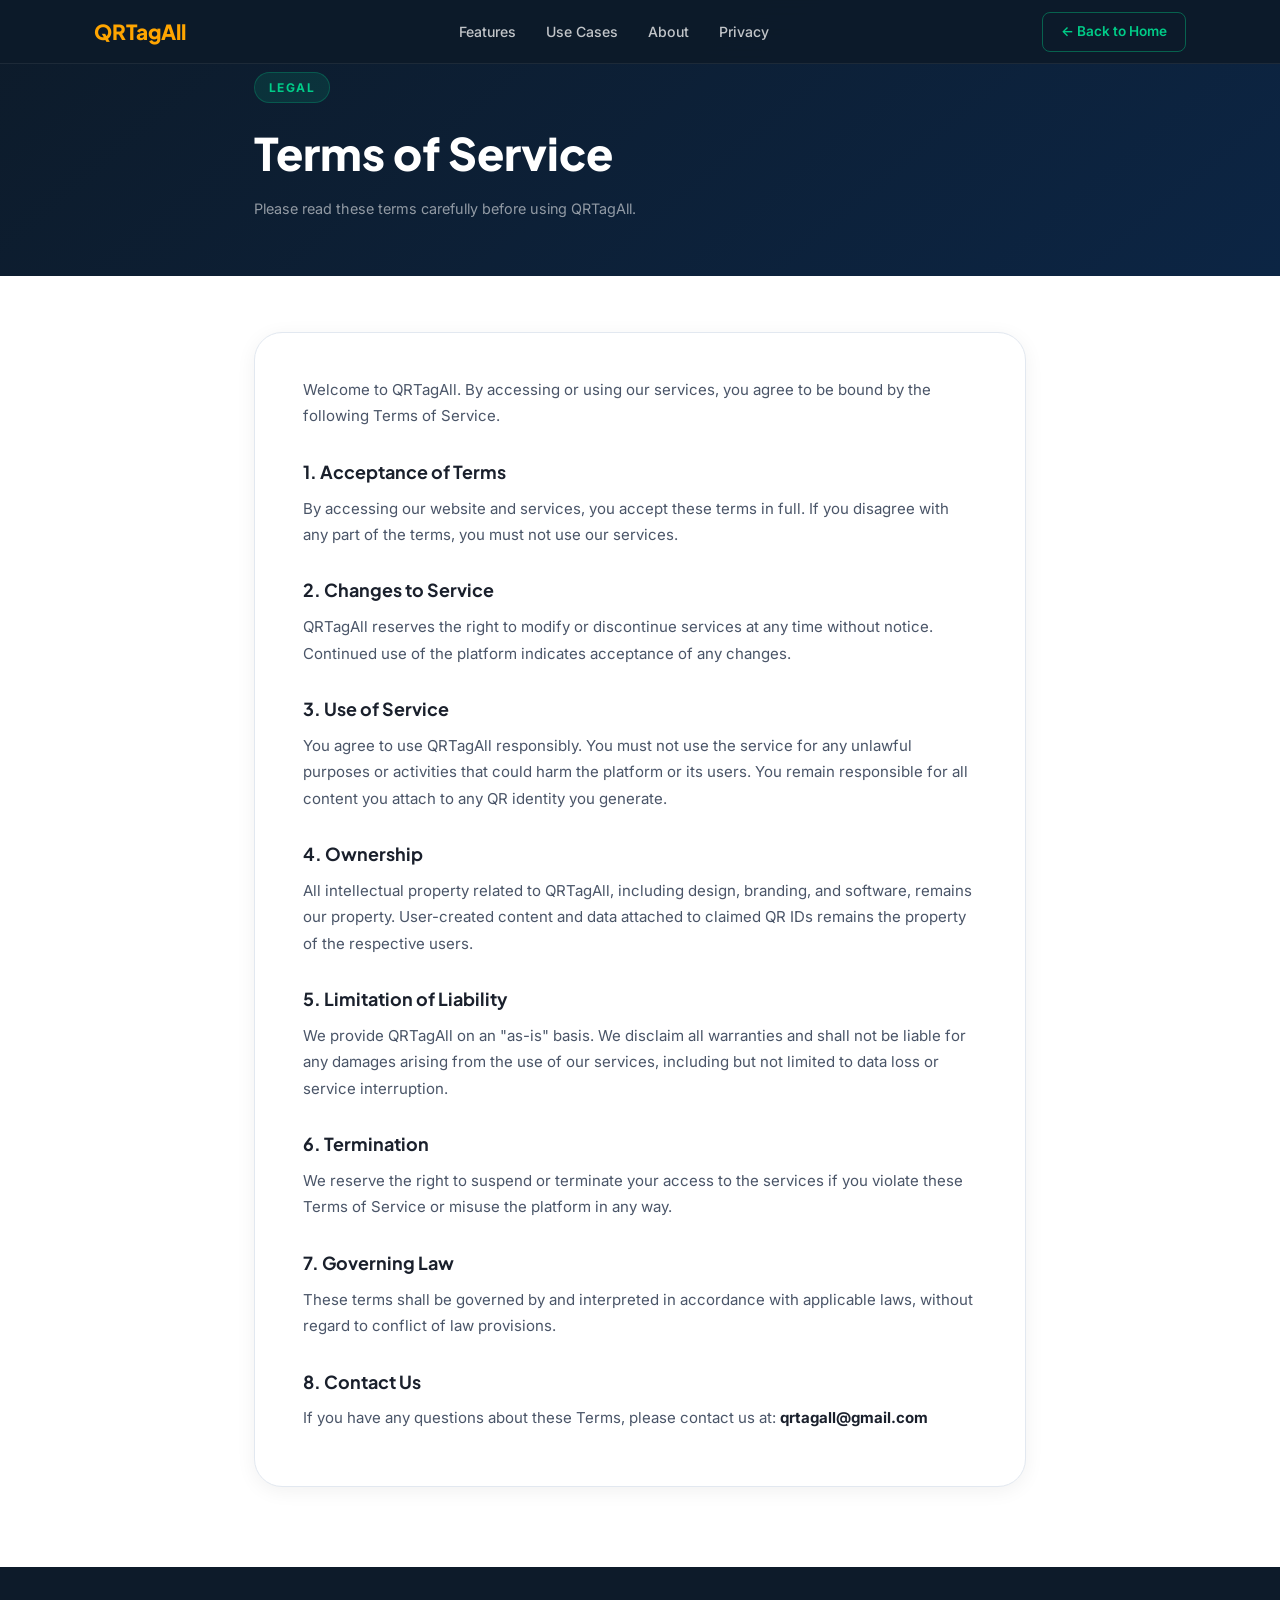
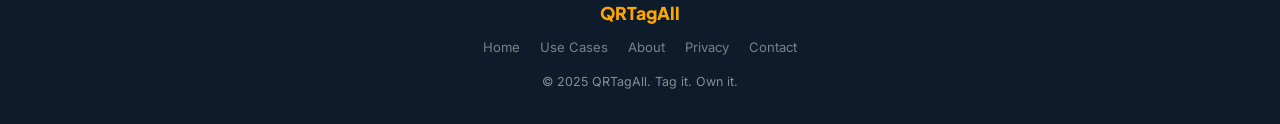
<file: terms.html>
<!DOCTYPE html>
<html lang="en">
<head>
    <meta charset="UTF-8">
    <meta name="viewport" content="width=device-width, initial-scale=1.0">
    <title>Terms of Service — QRTagAll</title>
    <meta name="description" content="QRTagAll Terms of Service — understand your rights and responsibilities when using our platform.">
    <link rel="preconnect" href="https://fonts.googleapis.com">
    <link rel="preconnect" href="https://fonts.gstatic.com" crossorigin>
    <link href="https://fonts.googleapis.com/css2?family=Inter:wght@400;500;600&family=Plus+Jakarta+Sans:wght@700;800&display=swap" rel="stylesheet">
    <style>
        :root {
            --primary: #0077CC; --accent: #00CC88; --dark: #0D1B2A;
            --text: #1A202C; --text-2: #4A5568; --border: #E2E8F0; --surface: #F7FAFC; --nav-h: 64px;
            --r-sm: 8px; --r-md: 12px; --r-lg: 20px; --r-xl: 28px;
        }
        *, *::before, *::after { box-sizing: border-box; margin: 0; padding: 0; }
        html { scroll-behavior: smooth; }
        body { font-family: 'Inter', system-ui, sans-serif; background: var(--surface); color: var(--text); line-height: 1.6; -webkit-font-smoothing: antialiased; }
        a { color: inherit; text-decoration: none; }

        nav {
            position: fixed; top: 0; left: 0; right: 0; height: var(--nav-h); z-index: 900;
            background: rgba(13,27,42,.95); backdrop-filter: blur(16px);
            border-bottom: 1px solid rgba(255,255,255,.07);
        }
        .nav-inner { display: flex; align-items: center; justify-content: space-between; height: var(--nav-h); max-width: 1140px; margin: 0 auto; padding: 0 24px; }
        .nav-logo { font-family: 'Plus Jakarta Sans', sans-serif; font-size: 1.3rem; font-weight: 800; color: #FFA500; }
        .nav-links { display: flex; gap: 2px; list-style: none; }
        .nav-links a { font-size: .88rem; font-weight: 500; color: rgba(255,255,255,.75); padding: 7px 14px; border-radius: var(--r-sm); transition: color .2s, background .2s; }
        .nav-links a:hover { color: #fff; background: rgba(255,255,255,.08); }
        .nav-back { font-size: .85rem; font-weight: 600; color: var(--accent); padding: 8px 18px; border: 1.5px solid rgba(0,204,136,.4); border-radius: var(--r-sm); transition: all .2s; }
        .nav-back:hover { background: rgba(0,204,136,.1); }
        #navToggle { display: none; flex-direction: column; gap: 5px; background: none; border: none; cursor: pointer; padding: 6px; }
        #navToggle span { display: block; width: 22px; height: 2px; background: #fff; border-radius: 2px; transition: all .3s; }
        #navToggle.open span:nth-child(1) { transform: translateY(7px) rotate(45deg); }
        #navToggle.open span:nth-child(2) { opacity: 0; }
        #navToggle.open span:nth-child(3) { transform: translateY(-7px) rotate(-45deg); }
        #mobileMenu { display: none; position: fixed; top: var(--nav-h); left: 0; right: 0; background: var(--dark); padding: 12px 24px 20px; z-index: 899; border-bottom: 1px solid rgba(255,255,255,.07); }
        #mobileMenu.open { display: block; }
        #mobileMenu a { display: block; font-size: .96rem; font-weight: 500; color: rgba(255,255,255,.8); padding: 12px 0; border-bottom: 1px solid rgba(255,255,255,.06); }
        #mobileMenu a:last-child { border-bottom: none; }

        .container { max-width: 820px; margin: 0 auto; padding: 0 24px; }

        .page-hero { background: linear-gradient(140deg, #0D1B2A, #0c2544); padding: 72px 0 56px; }
        .section-tag {
            display: inline-flex; font-size: .75rem; font-weight: 700; text-transform: uppercase; letter-spacing: .12em;
            color: var(--accent); background: rgba(0,204,136,.12); border: 1px solid rgba(0,204,136,.25);
            padding: 5px 14px; border-radius: 999px; margin-bottom: 14px;
        }
        .page-hero h1 { font-family: 'Plus Jakarta Sans', sans-serif; font-size: clamp(1.8rem, 5vw, 2.8rem); font-weight: 800; color: #fff; }
        .page-hero p { font-size: .9rem; color: rgba(255,255,255,.55); margin-top: 8px; }

        .content-wrap { background: #fff; padding: 56px 0 80px; }
        .content-card { background: #fff; border: 1px solid var(--border); border-radius: var(--r-xl); padding: 44px 48px; box-shadow: 0 4px 20px rgba(0,0,0,.06); }

        .content-card h2 { font-family: 'Plus Jakarta Sans', sans-serif; font-size: 1.12rem; font-weight: 700; color: var(--text); margin: 28px 0 9px; }
        .content-card h2:first-child { margin-top: 0; }
        .content-card p { font-size: .94rem; color: var(--text-2); line-height: 1.76; margin-bottom: 10px; }
        .content-card strong { color: var(--text); }

        footer { background: var(--dark); color: rgba(255,255,255,.5); padding: 32px 0; text-align: center; }
        footer .logo { font-family: 'Plus Jakarta Sans', sans-serif; font-size: 1.1rem; font-weight: 800; color: #FFA500; margin-bottom: 10px; }
        .footer-links { display: flex; justify-content: center; gap: 20px; flex-wrap: wrap; margin-bottom: 14px; }
        .footer-links a { font-size: .82rem; color: rgba(255,255,255,.45); transition: color .2s; }
        .footer-links a:hover { color: #fff; }
        .footer-copy { font-size: .78rem; }

        @media (max-width: 640px) {
            .nav-links { display: none; } .nav-back { display: none; } #navToggle { display: flex; }
            .content-card { padding: 28px 20px; }
        }
    </style>
</head>
<body>

<nav>
    <div class="nav-inner">
        <a href="https://qrtagall.com" class="nav-logo">QRTagAll</a>
        <ul class="nav-links">
            <li><a href="https://qrtagall.com#features">Features</a></li>
            <li><a href="/usecases.html">Use Cases</a></li>
            <li><a href="/about.html">About</a></li>
            <li><a href="/privacy.html">Privacy</a></li>
        </ul>
        <a href="https://qrtagall.com" class="nav-back">← Back to Home</a>
        <button id="navToggle" aria-label="Toggle menu"><span></span><span></span><span></span></button>
    </div>
</nav>
<div id="mobileMenu">
    <a href="https://qrtagall.com">Home</a>
    <a href="/usecases.html">Use Cases</a>
    <a href="/about.html">About</a>
    <a href="/privacy.html">Privacy Policy</a>
    <a href="/contact.html">Contact</a>
</div>

<section class="page-hero">
    <div class="container">
        <div class="section-tag">Legal</div>
        <h1>Terms of Service</h1>
        <p>Please read these terms carefully before using QRTagAll.</p>
    </div>
</section>

<div class="content-wrap">
    <div class="container">
        <div class="content-card">
            <p>Welcome to QRTagAll. By accessing or using our services, you agree to be bound by the following Terms of Service.</p>

            <h2>1. Acceptance of Terms</h2>
            <p>By accessing our website and services, you accept these terms in full. If you disagree with any part of the terms, you must not use our services.</p>

            <h2>2. Changes to Service</h2>
            <p>QRTagAll reserves the right to modify or discontinue services at any time without notice. Continued use of the platform indicates acceptance of any changes.</p>

            <h2>3. Use of Service</h2>
            <p>You agree to use QRTagAll responsibly. You must not use the service for any unlawful purposes or activities that could harm the platform or its users. You remain responsible for all content you attach to any QR identity you generate.</p>

            <h2>4. Ownership</h2>
            <p>All intellectual property related to QRTagAll, including design, branding, and software, remains our property. User-created content and data attached to claimed QR IDs remains the property of the respective users.</p>

            <h2>5. Limitation of Liability</h2>
            <p>We provide QRTagAll on an "as-is" basis. We disclaim all warranties and shall not be liable for any damages arising from the use of our services, including but not limited to data loss or service interruption.</p>

            <h2>6. Termination</h2>
            <p>We reserve the right to suspend or terminate your access to the services if you violate these Terms of Service or misuse the platform in any way.</p>

            <h2>7. Governing Law</h2>
            <p>These terms shall be governed by and interpreted in accordance with applicable laws, without regard to conflict of law provisions.</p>

            <h2>8. Contact Us</h2>
            <p>If you have any questions about these Terms, please contact us at: <strong>qrtagall@gmail.com</strong></p>
        </div>
    </div>
</div>

<footer>
    <div class="container">
        <div class="logo">QRTagAll</div>
        <div class="footer-links">
            <a href="https://qrtagall.com">Home</a>
            <a href="/usecases.html">Use Cases</a>
            <a href="/about.html">About</a>
            <a href="/privacy.html">Privacy</a>
            <a href="/contact.html">Contact</a>
        </div>
        <p class="footer-copy">© 2025 QRTagAll. Tag it. Own it.</p>
    </div>
</footer>

<script>
    const t = document.getElementById('navToggle');
    const m = document.getElementById('mobileMenu');
    t.addEventListener('click', () => { t.classList.toggle('open'); m.classList.toggle('open'); });
    document.querySelectorAll('#mobileMenu a').forEach(a => a.addEventListener('click', () => { t.classList.remove('open'); m.classList.remove('open'); }));
</script>
</body>
</html>
</file>
